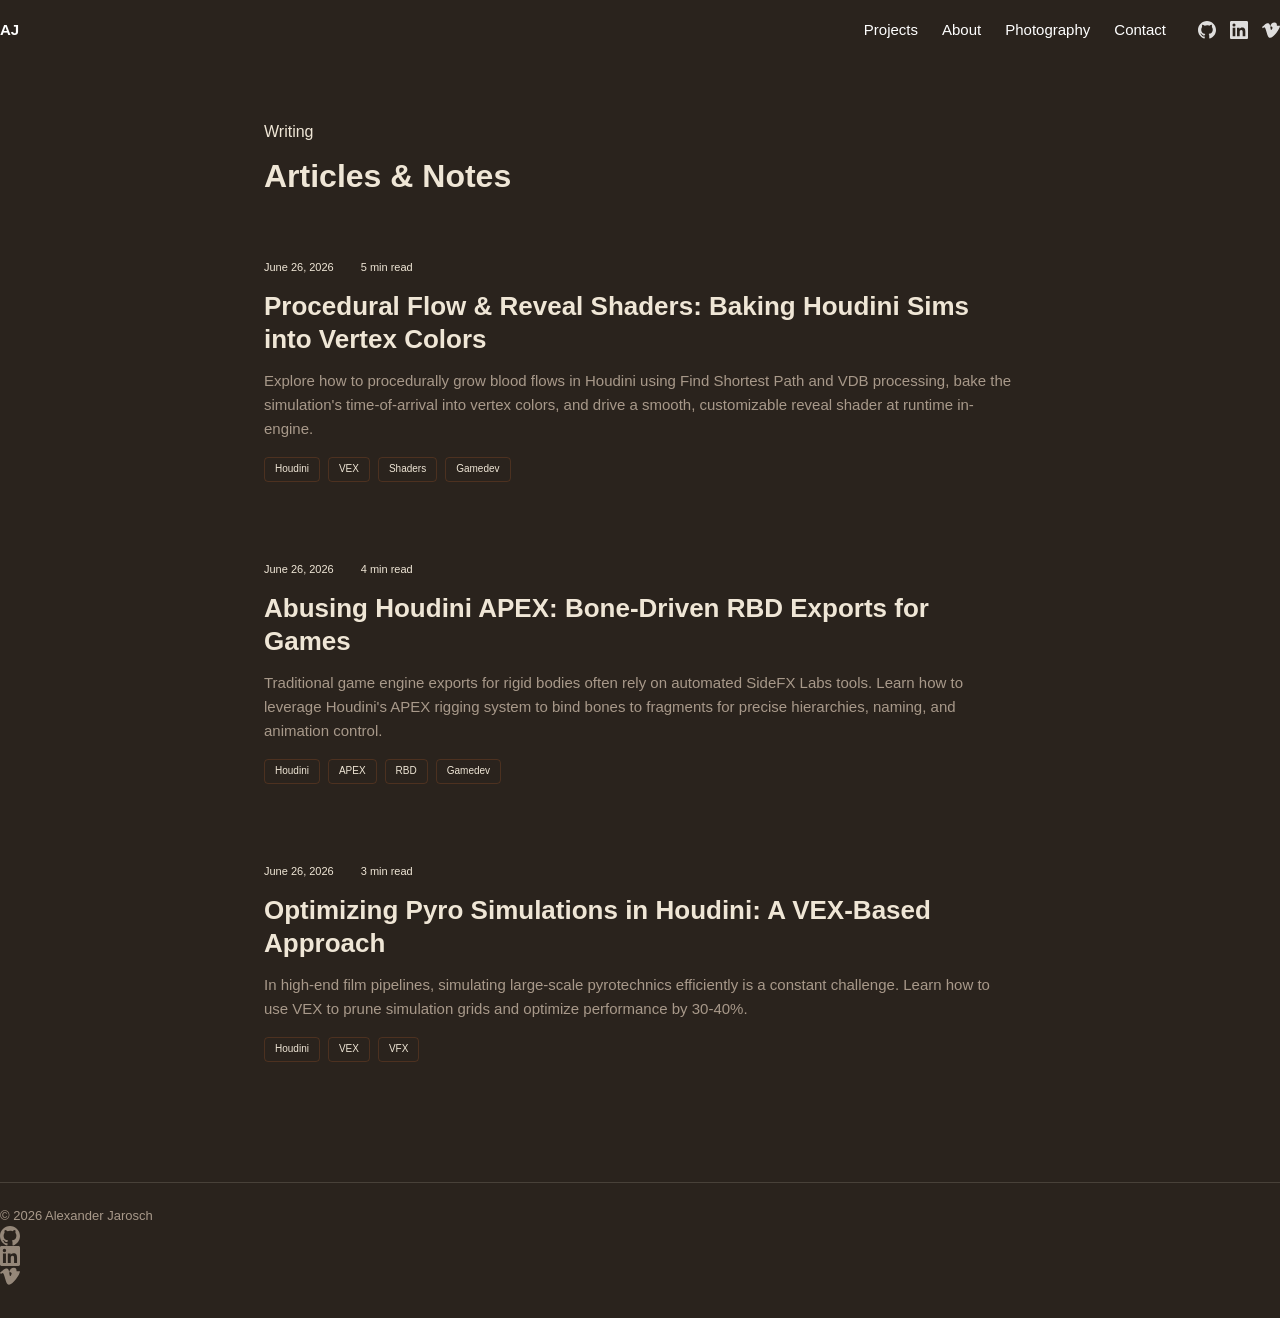
<file: blog/index.html>
<!DOCTYPE html>
<html lang="en">
<head>
  <meta charset="UTF-8" />
  <meta name="viewport" content="width=device-width, initial-scale=1.0" />
  <title>Writing — Alexander Jarosch</title>
  <meta name="description" content="Articles and notes on film VFX, real-time dynamics, and pipelines by Alexander Jarosch, Lead FX Technical Director." />
  <link rel="icon" type="image/png" href="../favicon.png" />
  <link href="https://api.fontshare.com/v2/css?f[]=cabinet-grotesk@400,500,700,800&f[]=satoshi@400,500,700&display=swap" rel="stylesheet" />
  <link rel="preconnect" href="https://fonts.googleapis.com" />
  <link rel="preconnect" href="https://fonts.gstatic.com" crossorigin />
  <link href="https://fonts.googleapis.com/css2?family=Space+Mono:wght@400;700&display=swap" rel="stylesheet" />
  <link rel="stylesheet" href="../css/style.css?v=1.0.5" />
  <link rel="stylesheet" href="blog.css" />
</head>
<body>

  <!-- ═══════════════════════════
       NAVIGATION
  ═══════════════════════════ -->
  <nav class="nav" id="nav">
    <a href="../" class="nav-logo">AJ</a>

    <button class="nav-toggle" id="navToggle" aria-label="Toggle menu">
      <span></span><span></span><span></span>
    </button>

    <div class="nav-menu" id="navMenu">
      <div class="nav-links">
        <a href="../#projects"  class="nav-link">Projects</a>
        <a href="../#about"     class="nav-link">About</a>
        <a href="../#photography" class="nav-link">Photography</a>
        <a href="../#contact"   class="nav-link">Contact</a>
      </div>
      <div class="nav-socials">
        <a href="https://github.com/munasef"   target="_blank" rel="noopener" aria-label="GitHub"   class="social-icon">
          <svg width="18" height="18" viewBox="0 0 24 24" fill="currentColor"><path d="M12 0C5.374 0 0 5.373 0 12c0 5.302 3.438 9.8 8.207 11.387.599.111.793-.261.793-.577v-2.234c-3.338.726-4.033-1.416-4.033-1.416-.546-1.387-1.333-1.756-1.333-1.756-1.089-.745.083-.729.083-.729 1.205.084 1.839 1.237 1.839 1.237 1.07 1.834 2.807 1.304 3.492.997.107-.775.418-1.305.762-1.604-2.665-.305-5.467-1.334-5.467-5.931 0-1.311.469-2.381 1.236-3.221-.124-.303-.535-1.524.117-3.176 0 0 1.008-.322 3.301 1.23A11.509 11.509 0 0 1 12 5.803c1.02.005 2.047.138 3.006.404 2.291-1.552 3.297-1.23 3.297-1.23.653 1.653.242 2.874.118 3.176.77.84 1.235 1.911 1.235 3.221 0 4.609-2.807 5.624-5.479 5.921.43.372.823 1.102.823 2.222v3.293c0 .319.192.694.801.576C20.566 21.797 24 17.3 24 12c0-6.627-5.373-12-12-12z"/></svg>
        </a>
        <a href="https://linkedin.com/in/pixelbend" target="_blank" rel="noopener" aria-label="LinkedIn" class="social-icon">
          <svg width="18" height="18" viewBox="0 0 24 24" fill="currentColor"><path d="M20.447 20.452h-3.554v-5.569c0-1.328-.027-3.037-1.852-3.037-1.853 0-2.136 1.445-2.136 2.939v5.667H9.351V9h3.414v1.561h.046c.477-.9 1.637-1.85 3.37-1.85 3.601 0 4.267 2.37 4.267 5.455v6.286zM5.337 7.433a2.062 2.062 0 0 1-2.063-2.065 2.064 2.064 0 1 1 2.063 2.065zm1.782 13.019H3.555V9h3.564v11.452zM22.225 0H1.771C.792 0 0 .774 0 1.729v20.542C0 23.227.792 24 1.771 24h20.451C23.2 24 24 23.227 24 22.271V1.729C24 .774 23.2 0 22.222 0h.003z"/></svg>
        </a>
        <a href="https://vimeo.com/902276602"    target="_blank" rel="noopener" aria-label="Vimeo"    class="social-icon">
          <svg width="18" height="18" viewBox="0 0 24 24" fill="currentColor"><path d="M23.9765 6.4168c-.105 2.338-1.739 5.5429-4.894 9.6088-3.2679 4.247-6.0258 6.3699-8.2898 6.3699-1.409 0-2.578-1.294-3.553-3.881L5.322 12.3c-.719-2.584-1.491-3.877-2.322-3.877-.18 0-.806.378-1.876 1.132L0 8.116c1.182-1.039 2.351-2.075 3.501-3.116C5.08 3.748 6.266 3.113 7.055 3.036c1.848-.178 2.987.544 3.42 2.165.434 1.621.735 3.093.902 4.417.252 1.62.521 2.431.811 2.431.23 0 .574-.363 1.032-1.092.459-.728.705-1.283.738-1.663.065-.629-.181-1.134-.738-1.514C12.48 7.241 11.7 7.4 10.68 7.977c1.027-4.023 3.049-5.979 6.061-5.867 2.211.089 3.254 1.499 3.134 4.307z"/></svg>
        </a>
      </div>
    </div>
  </nav>

  <!-- ═══════════════════════════
       BLOG LIST CONTENT
  ═══════════════════════════ -->
  <main class="blog-wrapper">
    <header class="blog-header">
      <div class="section-label">Writing</div>
      <h1 class="section-title">Articles &amp; Notes</h1>
    </header>

    <div class="blog-list" id="blogList">
      <div class="post-loading">
        <div class="post-loading-spinner"></div>
        <span>Loading articles...</span>
      </div>
    </div>
  </main>

  <!-- ═══════════════════════════
       FOOTER
  ═══════════════════════════ -->
  <footer class="footer" id="contact">
    <div class="footer-inner">
      <div class="footer-divider"></div>
      <div class="footer-bottom">
        <span class="footer-copy">© 2026 Alexander Jarosch</span>
        <div class="footer-socials">
          <a href="https://github.com/munasef"    target="_blank" rel="noopener" aria-label="GitHub"   class="social-icon">
            <svg width="20" height="20" viewBox="0 0 24 24" fill="currentColor"><path d="M12 0C5.374 0 0 5.373 0 12c0 5.302 3.438 9.8 8.207 11.387.599.111.793-.261.793-.577v-2.234c-3.338.726-4.033-1.416-4.033-1.416-.546-1.387-1.333-1.756-1.333-1.756-1.089-.745.083-.729.083-.729 1.205.084 1.839 1.237 1.839 1.237 1.07 1.834 2.807 1.304 3.492.997.107-.775.418-1.305.762-1.604-2.665-.305-5.467-1.334-5.467-5.931 0-1.311.469-2.381 1.236-3.221-.124-.303-.535-1.524.117-3.176 0 0 1.008-.322 3.301 1.23A11.509 11.509 0 0 1 12 5.803c1.02.005 2.047.138 3.006.404 2.291-1.552 3.297-1.23 3.297-1.23.653 1.653.242 2.874.118 3.176.77.84 1.235 1.911 1.235 3.221 0 4.609-2.807 5.624-5.479 5.921.43.372.823 1.102.823 2.222v3.293c0 .319.192.694.801.576C20.566 21.797 24 17.3 24 12c0-6.627-5.373-12-12-12z"/></svg>
          </a>
          <a href="https://linkedin.com/in/pixelbend" target="_blank" rel="noopener" aria-label="LinkedIn" class="social-icon">
            <svg width="20" height="20" viewBox="0 0 24 24" fill="currentColor"><path d="M20.447 20.452h-3.554v-5.569c0-1.328-.027-3.037-1.852-3.037-1.853 0-2.136 1.445-2.136 2.939v5.667H9.351V9h3.414v1.561h.046c.477-.9 1.637-1.85 3.37-1.85 3.601 0 4.267 2.37 4.267 5.455v6.286zM5.337 7.433a2.062 2.062 0 0 1-2.063-2.065 2.064 2.064 0 1 1 2.063 2.065zm1.782 13.019H3.555V9h3.564v11.452zM22.225 0H1.771C.792 0 0 .774 0 1.729v20.542C0 23.227.792 24 1.771 24h20.451C23.2 24 24 23.227 24 22.271V1.729C24 .774 23.2 0 22.222 0h.003z"/></svg>
          </a>
          <a href="https://vimeo.com/902276602"     target="_blank" rel="noopener" aria-label="Vimeo"    class="social-icon">
            <svg width="20" height="20" viewBox="0 0 24 24" fill="currentColor"><path d="M23.9765 6.4168c-.105 2.338-1.739 5.5429-4.894 9.6088-3.2679 4.247-6.0258 6.3699-8.2898 6.3699-1.409 0-2.578-1.294-3.553-3.881L5.322 12.3c-.719-2.584-1.491-3.877-2.322-3.877-.18 0-.806.378-1.876 1.132L0 8.116c1.182-1.039 2.351-2.075 3.501-3.116C5.08 3.748 6.266 3.113 7.055 3.036c1.848-.178 2.987.544 3.42 2.165.434 1.621.735 3.093.902 4.417.252 1.62.521 2.431.811 2.431.23 0 .574-.363 1.032-1.092.459-.728.705-1.283.738-1.663.065-.629-.181-1.134-.738-1.514C12.48 7.241 11.7 7.4 10.68 7.977c1.027-4.023 3.049-5.979 6.061-5.867 2.211.089 3.254 1.499 3.134 4.307z"/></svg>
          </a>
        </div>
      </div>
    </div>
  </footer>

  <script src="blog.js" defer></script>
</body>
</html>
</file>
<file: css/style.css>
/* ═══════════════════════════════════════════════
   jaroschfx.com — Swiss type on warm dark
   One family (Inter Tight), one accent (--ink).
═══════════════════════════════════════════════ */
:root {
  --bg:      #2a231d;
  --surface: #382f27;
  --text:    #efe6d6;
  --muted:   #a8998a;
  --ink:     #e9c58a;
  --hair:    rgba(239,230,214,.15);
  --gutter:  clamp(16px, 4vw, 48px);
  --nav-h:   60px;
  --ease:    180ms cubic-bezier(.2,.7,.2,1);
}

*, *::before, *::after { box-sizing: border-box; margin: 0; padding: 0; }
html { scroll-behavior: smooth; scroll-padding-top: var(--nav-h); }
body {
  font-family: 'Inter Tight', sans-serif;
  background: var(--bg);
  color: var(--text);
  line-height: 1.45;
  -webkit-font-smoothing: antialiased;
}
img { display: block; max-width: 100%; }
a { color: inherit; text-decoration: none; }
button { font: inherit; color: inherit; background: none; border: 0; cursor: pointer; }
:focus-visible { outline: 2px solid var(--ink); outline-offset: 3px; }
.pad { padding-left: var(--gutter); padding-right: var(--gutter); }
.hidden, .clipped { display: none !important; }

/* shared bits */
.btn {
  background: var(--text); color: var(--bg);
  font-weight: 500; font-size: 15px;
  padding: 11px 16px; white-space: nowrap;
  transition: background var(--ease);
}
.btn:hover { background: var(--ink); }
.text-link {
  font-size: 15px; margin-top: 20px;
  text-decoration: underline; text-decoration-color: var(--ink);
  text-underline-offset: 5px; text-decoration-thickness: 2px;
}
.text-link:hover { color: var(--ink); }

/* ── Nav ─────────────────────────────────────── */
.nav {
  position: fixed; top: 0; left: 0; right: 0; z-index: 100;
  height: var(--nav-h);
  display: flex; align-items: center; justify-content: space-between;
  font-size: 15px; color: #fff;
  transition: background var(--ease), color var(--ease);
}
.nav.scrolled { background: var(--bg); color: var(--text); border-bottom: 1px solid var(--hair); }
.nav-logo { font-weight: 700; }
.nav-menu { display: flex; align-items: center; gap: 32px; }
.nav-links { display: flex; gap: 24px; }
.nav-link:hover, .social-icon:hover { color: var(--ink); }
.nav-socials { display: flex; gap: 14px; }
.social-icon { display: flex; opacity: .85; }
.nav-toggle { display: none; flex-direction: column; gap: 5px; padding: 8px 0 8px 8px; }
.nav-toggle span { width: 20px; height: 2px; background: currentColor; }

/* ── Hero ────────────────────────────────────── */
.hero {
  position: relative; height: 100vh; height: 100svh; min-height: 560px;
  overflow: hidden; background: #000; color: #fff;
  display: flex; flex-direction: column; justify-content: flex-end;
}
.hero-media, .hero-still { position: absolute; inset: 0; }
.hero-media iframe {
  position: absolute; top: 50%; left: 50%;
  width: max(100vw, 177.78vh); height: max(100vh, 56.25vw);
  transform: translate(-50%, -50%); border: 0; pointer-events: none;
}
.hero-still { display: none; width: 100%; height: 100%; object-fit: cover; }
.hero::after {
  content: ""; position: absolute; inset: 0;
  background: linear-gradient(to top, var(--bg), transparent 60%);
}
.hero-content { position: relative; z-index: 1; }
.hero-name {
  font-weight: 700; font-size: clamp(56px, 11vw, 168px);
  line-height: .88; letter-spacing: -0.05em;
}
.hero-facts {
  display: grid; grid-template-columns: repeat(4, 1fr) auto; gap: 16px;
  align-items: end; margin-top: 24px; padding: 10px 0 28px;
  border-top: 2px solid #fff; font-size: 15px;
}
.hero-facts b { display: block; font-weight: 500; color: var(--ink); }

@media (prefers-reduced-motion: reduce) {
  html { scroll-behavior: auto; }
  .hero-media { display: none; }
  .hero-still { display: block; }
}

/* ── Sections ────────────────────────────────── */
.section { padding-top: 72px; padding-bottom: 96px; }
.section-head {
  display: flex; justify-content: space-between; align-items: baseline; gap: 16px;
  border-top: 2px solid var(--text); padding-top: 10px;
}
.section-head h2 { font-size: 32px; font-weight: 700; letter-spacing: -0.03em; }
.section-head span { font-size: 15px; color: var(--muted); }
.section-head--sub { margin-top: 72px; }

/* filters */
.filters { display: flex; flex-wrap: wrap; gap: 6px 20px; margin-top: 20px; font-size: 15px; }
.filter-btn { color: var(--muted); padding: 2px 0; }
.filter-btn:hover { color: var(--text); }
.filter-btn.active {
  color: var(--text);
  text-decoration: underline; text-decoration-color: var(--ink);
  text-underline-offset: 5px; text-decoration-thickness: 2px;
}

/* highlights */
.highlights { display: grid; grid-template-columns: repeat(6, 1fr); gap: 16px; margin-top: 28px; }
.project-card { cursor: pointer; }
.project-card .poster {
  aspect-ratio: 2 / 3; background: var(--surface); overflow: hidden;
}
.project-card img { width: 100%; height: 100%; object-fit: cover; transition: opacity var(--ease); }
.project-card:hover img { opacity: .8; }
.project-card p { font-size: 15px; margin-top: 8px; }
.project-card small { font-size: 13px; color: var(--muted); }
.project-card:hover p { color: var(--ink); }

/* credits table */
.credits-block { margin-top: 48px; }
.credits { width: 100%; border-collapse: collapse; font-size: 15px; }
.credits th {
  text-align: left; font-weight: 500; font-size: 13px; color: var(--muted);
  padding: 0 12px 10px 0; border-bottom: 1px solid var(--hair);
}
.credits td { padding: 12px 12px 12px 0; border-bottom: 1px solid var(--hair); vertical-align: top; }
.credits th.credit-group { color: var(--text); font-size: 15px; font-weight: 700; padding-top: 28px; }
.credits tbody:first-of-type th.credit-group { padding-top: 16px; }
.credit-row { cursor: pointer; transition: background var(--ease); }
.credit-row:hover { background: var(--surface); }
.credit-row td:first-child, .credit-row td:nth-child(3), .credit-row .col-role { color: var(--muted); }
.credit-row td:first-child { width: 80px; white-space: nowrap; }

/* ── About ───────────────────────────────────── */
.about-inner { display: grid; grid-template-columns: 280px 1fr; gap: 48px; margin-top: 28px; }
.about-photo img { width: 100%; aspect-ratio: 4 / 5; object-fit: cover; background: var(--surface); }
.about-bio { font-size: clamp(20px, 2.2vw, 28px); line-height: 1.3; letter-spacing: -0.01em; max-width: 32ch; }
.about-skills { margin-top: 20px; color: var(--muted); max-width: 60ch; }
.studios-logos { display: flex; gap: 32px; align-items: center; margin-top: 36px; }
.studio-logo { height: 22px; width: auto; filter: brightness(0) invert(.92) sepia(.25); opacity: .7; }

.timeline { display: grid; grid-template-columns: repeat(5, 1fr); gap: 16px; margin-top: 28px; }
.timeline > div { border-top: 1px solid rgba(239,230,214,.25); padding-top: 10px; font-size: 15px; display: flex; flex-direction: column; }
.timeline .y { color: var(--muted); font-size: 13px; }
.timeline b { font-size: 22px; font-weight: 700; letter-spacing: -0.02em; margin: 6px 0; line-height: 1.15; }
.timeline .place { color: var(--ink); font-size: 13px; margin-top: 4px; }

/* ── Photography ─────────────────────────────── */
.photo-wrapper { overflow: hidden; }
.photo-wrapper.collapsed { max-height: 480px; }
.photo-grid { columns: 4; column-gap: 16px; margin-top: 28px; }
.photo-item { break-inside: avoid; margin-bottom: 16px; position: relative; cursor: zoom-in; background: var(--surface); }
.photo-item-thumb { width: 100%; transition: opacity var(--ease); user-select: none; -webkit-user-drag: none; }
.photo-item:hover .photo-item-thumb { opacity: .8; }
.photo-caption {
  position: absolute; left: 0; right: 0; bottom: 0; padding: 8px 10px;
  font-size: 13px; background: rgba(42,35,29,.85); opacity: 0; transition: opacity var(--ease);
}
.photo-item:hover .photo-caption { opacity: 1; }

/* ── Contact ─────────────────────────────────── */
.contact { display: grid; grid-template-columns: 5fr 7fr; gap: 48px; margin-top: 28px; }
.contact-heading { font-size: clamp(36px, 5vw, 64px); font-weight: 700; line-height: .95; letter-spacing: -0.04em; }
.contact-sub { color: var(--muted); margin-top: 16px; max-width: 34ch; }
.contact-links { display: flex; gap: 20px; margin-top: 24px; font-size: 15px; }
.contact-links a { text-decoration: underline; text-decoration-color: var(--ink); text-underline-offset: 5px; }
.contact-links a:hover { color: var(--ink); }
.contact-form { display: grid; }
.contact-form label { font-size: 13px; color: var(--muted); padding-top: 14px; }
.contact-form input, .contact-form textarea {
  background: transparent; border: 0; border-bottom: 1px solid rgba(239,230,214,.3);
  color: var(--text); font: 18px 'Inter Tight', sans-serif; padding: 8px 0 12px; resize: vertical;
}
.contact-form input:focus, .contact-form textarea:focus { outline: none; border-bottom-color: var(--ink); }
.contact-form .btn { justify-self: start; margin-top: 24px; }
.form-status { font-size: 15px; margin-top: 12px; color: var(--muted); }
.form-status.success { color: var(--ink); }
.form-status.error { color: #e8a090; }

.footer { padding-top: 24px; padding-bottom: 32px; font-size: 13px; color: var(--muted); border-top: 1px solid var(--hair); }

/* ── Project modal ───────────────────────────── */
.modal-overlay {
  position: fixed; inset: 0; z-index: 200;
  background: rgba(20,16,13,.92);
  display: flex; align-items: center; justify-content: center; padding: 24px;
  opacity: 0; visibility: hidden; pointer-events: none; transition: opacity var(--ease), visibility 0s var(--ease);
}
.modal-overlay.open { opacity: 1; visibility: visible; pointer-events: all; transition: opacity var(--ease); }
.modal {
  position: relative; width: 100%; max-width: 900px; max-height: 90dvh; overflow-y: auto;
  background: var(--surface);
}
.modal-close {
  position: absolute; top: 12px; right: 12px; z-index: 2;
  width: 36px; height: 36px; display: flex; align-items: center; justify-content: center;
  background: var(--bg); color: var(--text);
}
.modal-close:hover { color: var(--ink); }
.modal-media { aspect-ratio: 16 / 9; background: #000; }
.modal-media:empty { display: none; }
.modal-media:empty + .modal-body { padding-top: 56px; }
.modal-media iframe, .modal-media img { width: 100%; height: 100%; border: 0; object-fit: cover; }
.modal--poster { display: flex; max-height: 88dvh; overflow: hidden; }
.modal--poster .modal-media { aspect-ratio: auto; width: 40%; flex-shrink: 0; }
.modal--poster .modal-media img { object-position: center top; }
.modal--poster .modal-body { flex: 1; overflow-y: auto; align-self: center; }
.modal-body { padding: 28px 32px 36px; }
.modal-tags { display: flex; gap: 12px; font-size: 13px; color: var(--muted); margin-bottom: 10px; }
.modal-tag-year::before { content: "· "; }
.modal-award { font-size: 13px; color: var(--ink); margin-bottom: 4px; }
.modal-award-star { margin-right: 6px; }
.modal-title { font-size: clamp(28px, 4vw, 44px); font-weight: 700; line-height: 1; letter-spacing: -0.03em; margin-top: 12px; }
.modal-role { color: var(--muted); margin-top: 10px; }
.modal-description { margin-top: 18px; max-width: 60ch; }
.modal-tools { margin-top: 18px; font-size: 15px; color: var(--muted); }
.modal-tools strong { color: var(--text); font-weight: 500; }

.yt-preview { position: relative; display: block; width: 100%; height: 100%; }
.yt-preview img { opacity: .85; transition: opacity var(--ease); }
.yt-preview:hover img { opacity: 1; }
.yt-play-btn { position: absolute; inset: 0; display: flex; flex-direction: column; align-items: center; justify-content: center; gap: 10px; }
.yt-play-btn svg { width: 68px; }
.yt-label { font-size: 15px; }

/* ── Photo lightbox ──────────────────────────── */
.photo-lightbox {
  position: fixed; inset: 0; z-index: 300; background: rgba(20,16,13,.96);
  display: flex; align-items: center; justify-content: center;
  opacity: 0; visibility: hidden; pointer-events: none; transition: opacity var(--ease), visibility 0s var(--ease);
}
.photo-lightbox.open { opacity: 1; visibility: visible; pointer-events: all; transition: opacity var(--ease); }
.photo-lightbox-inner { max-width: 90vw; max-height: 88vh; display: flex; flex-direction: column; align-items: center; }
.photo-lightbox-img { max-width: 90vw; max-height: 82vh; object-fit: contain; user-select: none; }
.photo-lightbox-caption { margin-top: 12px; font-size: 15px; color: var(--muted); }
.photo-lightbox-close, .photo-lightbox-nav {
  position: absolute; width: 44px; height: 44px; display: flex; align-items: center; justify-content: center;
  background: var(--surface); color: var(--text);
}
.photo-lightbox-close:hover, .photo-lightbox-nav:hover { color: var(--ink); }
.photo-lightbox-close { top: 20px; right: 20px; }
.photo-lightbox-nav { top: 50%; transform: translateY(-50%); }
.photo-lightbox-nav.prev { left: 20px; }
.photo-lightbox-nav.next { right: 20px; }

/* ── Responsive ──────────────────────────────── */
@media (max-width: 1000px) {
  .highlights { grid-template-columns: repeat(3, 1fr); }
  .timeline { grid-template-columns: repeat(3, 1fr); row-gap: 28px; }
  .photo-grid { columns: 3; }
}
@media (max-width: 760px) {
  .hero-facts { grid-template-columns: 1fr 1fr; }
  .hero-facts .btn { grid-column: 1 / -1; justify-self: start; }
  .highlights { grid-template-columns: 1fr 1fr; }
  .col-role { display: none; }
  .about-inner, .contact { grid-template-columns: 1fr; gap: 32px; }
  .about-photo { max-width: 280px; }
  .timeline { grid-template-columns: 1fr; }
  .photo-grid { columns: 2; }
  .modal--poster { flex-direction: column; overflow-y: auto; }
  .modal--poster .modal-media { width: 100%; aspect-ratio: 2 / 3; max-height: 50vh; }
  .modal-body { padding: 24px 20px 28px; }

  .nav-toggle { display: flex; }
  .nav-menu {
    display: none; position: absolute; top: var(--nav-h); left: 0; right: 0;
    flex-direction: column; align-items: flex-start; gap: 20px;
    background: var(--bg); color: var(--text); padding: 16px var(--gutter) 24px;
    border-bottom: 1px solid var(--hair);
  }
  .nav-menu.open { display: flex; }
  .nav-links { flex-direction: column; gap: 14px; font-size: 18px; }
}

/* NDA placeholder poster — redaction-style hatching, Swiss type */
.poster--nda {
  display: flex; flex-direction: column; justify-content: space-between;
  padding: 12px; border: 1px solid rgba(239,230,214,.18);
  background:
    repeating-linear-gradient(135deg, transparent 0 11px, rgba(239,230,214,.05) 11px 12px),
    var(--surface);
}
.poster--nda span { font-size: 13px; color: var(--muted); }
.poster--nda b {
  font-size: clamp(28px, 3.2vw, 48px); font-weight: 700;
  line-height: .9; letter-spacing: -0.04em; color: var(--ink);
}
.project-card:hover .poster--nda { border-color: var(--ink); }
</file>
<file: blog/blog.css>
/* ═══════════════════════════════════════════════
   BLOG LAYOUT & GENERAL STYLES
   ═══════════════════════════════════════════════ */
.blog-wrapper {
  max-width: 800px;
  margin: 0 auto;
  padding: 120px 24px 80px 24px;
  position: relative;
  z-index: 1;
}

/* Back navigation */
.blog-back {
  display: inline-flex;
  align-items: center;
  gap: 8px;
  font-family: var(--font-mono);
  font-size: 12px;
  color: var(--muted);
  margin-bottom: 40px;
  transition: color var(--transition), transform var(--transition);
  cursor: pointer;
}
.blog-back:hover {
  color: var(--accent);
  transform: translateX(-4px);
}
.blog-back svg {
  transition: transform var(--transition);
}

/* ═══════════════════════════════════════════════
   BLOG LIST PAGE (index.html)
   ═══════════════════════════════════════════════ */
.blog-header {
  margin-bottom: 60px;
}
.blog-header .section-title {
  margin-top: 10px;
}

.blog-list {
  display: flex;
  flex-direction: column;
  gap: 40px;
}

.blog-card {
  position: relative;
  display: block;
  padding-bottom: 40px;
  border-bottom: 1px solid var(--divider);
  transition: border-color var(--transition);
}
.blog-card:hover {
  border-color: var(--border);
}
.blog-card:last-child {
  border-bottom: none;
}

.blog-card-title a::after {
  content: "";
  position: absolute;
  inset: 0;
  z-index: 1;
}

.blog-meta {
  display: flex;
  flex-wrap: wrap;
  align-items: center;
  gap: 12px;
  font-family: var(--font-mono);
  font-size: 11px;
  color: var(--faint);
  margin-bottom: 14px;
}
.blog-meta-dot {
  width: 3px;
  height: 3px;
  background-color: var(--faint);
  border-radius: 50%;
}

.blog-card-title {
  font-family: var(--font-display);
  font-size: clamp(20px, 3vw, 26px);
  font-weight: 700;
  color: var(--text);
  line-height: 1.3;
  margin-bottom: 12px;
  transition: color var(--transition);
}
.blog-card:hover .blog-card-title {
  color: var(--accent);
}

.blog-card-summary {
  font-size: 15px;
  color: var(--muted);
  line-height: 1.6;
  margin-bottom: 16px;
}

.blog-tags {
  display: flex;
  flex-wrap: wrap;
  gap: 8px;
}
.blog-tag {
  font-family: var(--font-mono);
  font-size: 10px;
  color: var(--accent);
  background: var(--accent-soft);
  padding: 4px 10px;
  border-radius: 4px;
  border: 1px solid rgba(216, 106, 46, 0.2);
}

/* ═══════════════════════════════════════════════
   BLOG POST PAGE (post.html)
   ═══════════════════════════════════════════════ */
.post-header {
  margin-bottom: 50px;
  padding-bottom: 30px;
  border-bottom: 1px solid var(--divider);
}

.post-title {
  font-family: var(--font-display);
  font-size: clamp(28px, 5vw, 44px);
  font-weight: 800;
  color: var(--text);
  line-height: 1.2;
  margin-bottom: 20px;
  letter-spacing: -0.02em;
}

/* Rendered markdown typography */
.post-body {
  font-size: 17px;
  line-height: 1.8;
  color: #d1d7e0; /* slightly brighter text for post content readability */
}

.post-body h1,
.post-body h2,
.post-body h3,
.post-body h4 {
  font-family: var(--font-display);
  color: var(--text);
  font-weight: 700;
  letter-spacing: -0.01em;
  margin-top: 2.2em;
  margin-bottom: 0.6em;
}
.post-body h1 { font-size: 1.8em; }
.post-body h2 { font-size: 1.45em; border-bottom: 1px solid var(--divider); padding-bottom: 8px; }
.post-body h3 { font-size: 1.25em; }

.post-body p {
  margin-bottom: 1.6em;
}

.post-body ul,
.post-body ol {
  margin-bottom: 1.6em;
  padding-left: 24px;
}
.post-body li {
  margin-bottom: 0.6em;
}

.post-body blockquote {
  border-left: 3px solid var(--accent);
  background: var(--surface-2);
  padding: 16px 24px;
  margin: 2em 0;
  border-radius: 0 var(--radius) var(--radius) 0;
  font-style: italic;
  color: var(--muted);
}
.post-body blockquote p:last-child {
  margin-bottom: 0;
}

/* Code & syntax highlighting adjustments */
.post-body pre {
  margin: 2em 0 !important;
  border-radius: var(--radius) !important;
  border: 1px solid var(--border) !important;
  background: var(--surface) !important;
  padding: 20px !important;
  overflow-x: auto;
}
.post-body code {
  font-family: var(--font-mono) !important;
  font-size: 14px !important;
}
.post-body :not(pre) > code {
  background: var(--surface-2);
  color: var(--accent);
  padding: 2px 6px;
  border-radius: 4px;
  font-size: 13px !important;
  border: 1px solid var(--divider);
}

.post-body img {
  border-radius: var(--radius);
  border: 1px solid var(--border);
  margin: 2em 0;
  width: 100%;
  height: auto;
  object-fit: contain;
}

.post-loading {
  display: flex;
  flex-direction: column;
  align-items: center;
  justify-content: center;
  padding: 100px 0;
  color: var(--muted);
  font-family: var(--font-mono);
  font-size: 14px;
  gap: 16px;
}
.post-loading-spinner {
  width: 24px;
  height: 24px;
  border: 2px solid var(--border);
  border-top-color: var(--accent);
  border-radius: 50%;
  animation: spin 0.8s linear infinite;
}

@keyframes spin {
  to { transform: rotate(360deg); }
}

.post-error {
  padding: 60px 0;
  text-align: center;
  color: var(--muted);
}
.post-error-title {
  font-family: var(--font-display);
  font-size: 24px;
  color: var(--text);
  margin-bottom: 12px;
}

/* ═══════════════════════════════════════════════
   RESPONSIVE DESIGN
   ═══════════════════════════════════════════════ */
@media (max-width: 768px) {
  .blog-wrapper {
    padding: 100px 16px 60px 16px;
  }
  .post-title {
    font-size: clamp(24px, 6vw, 32px);
  }
  .post-body {
    font-size: 16px;
  }
}
</file>
